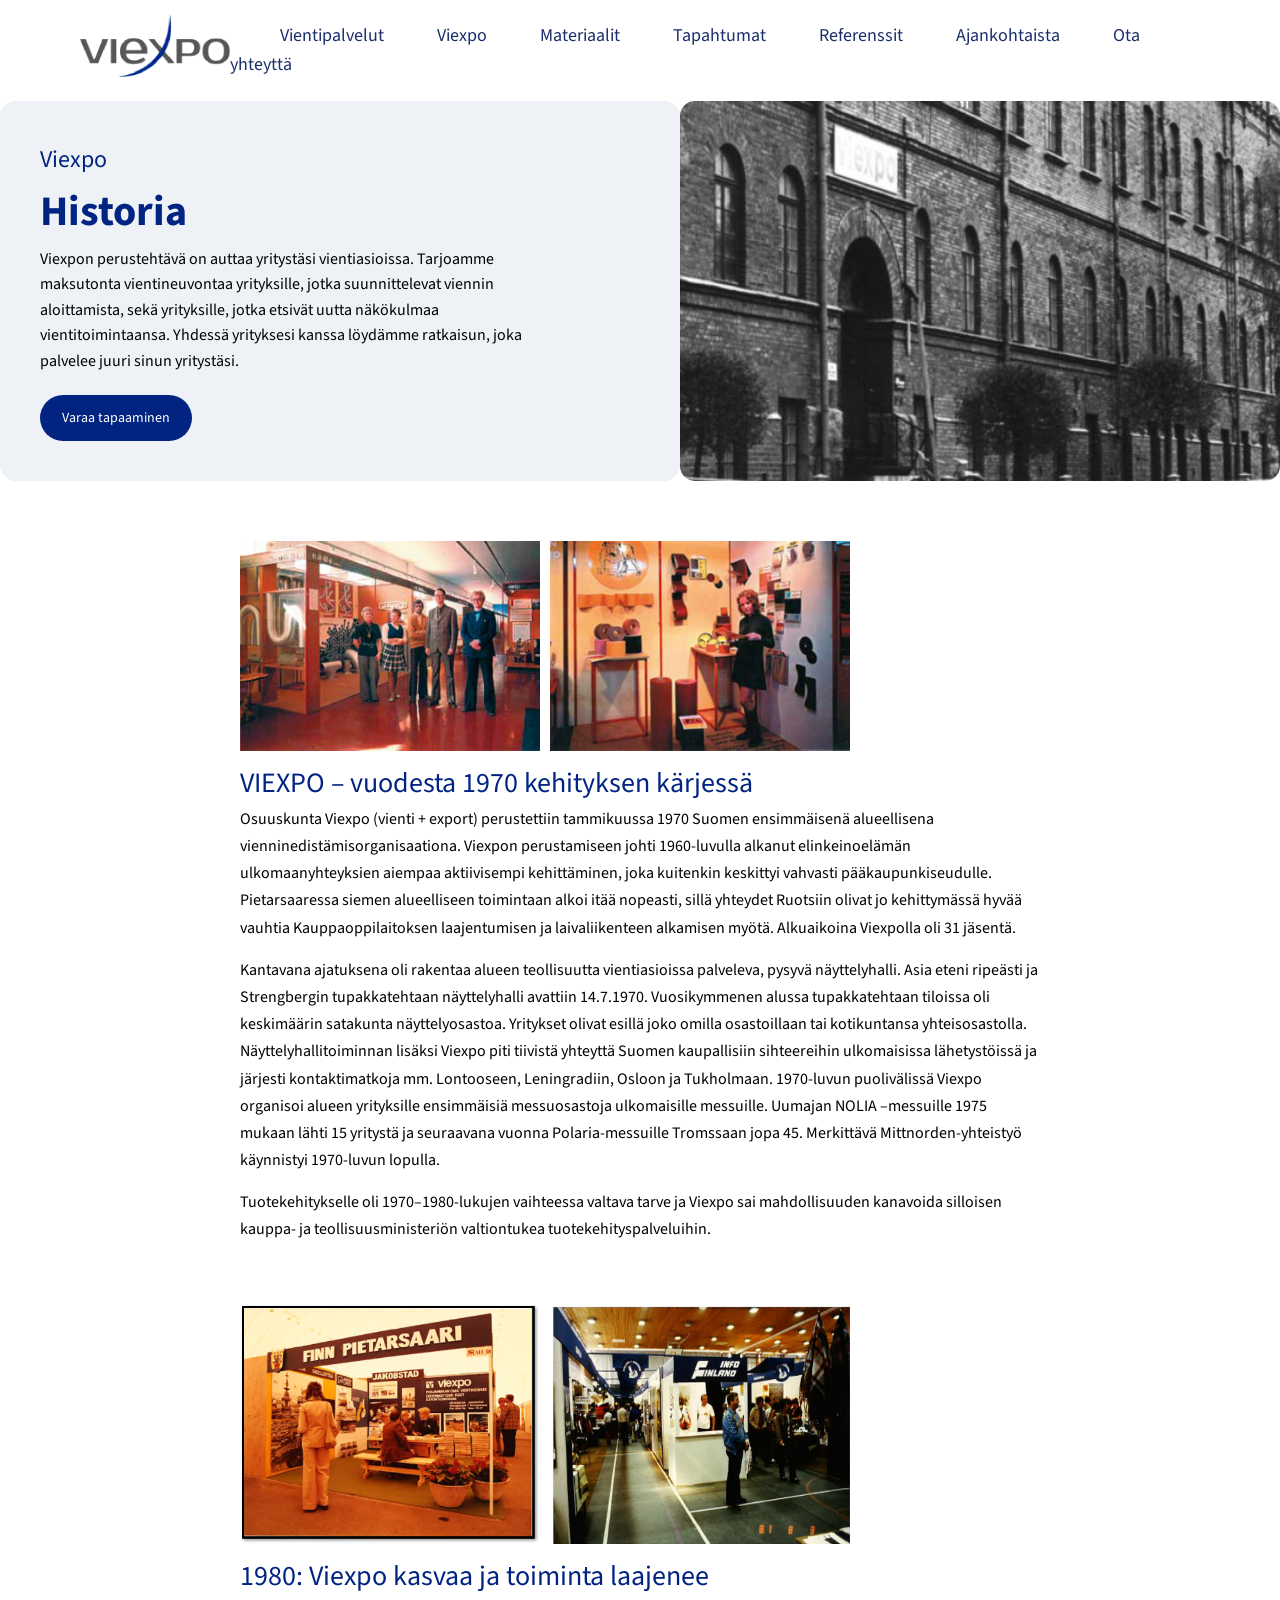
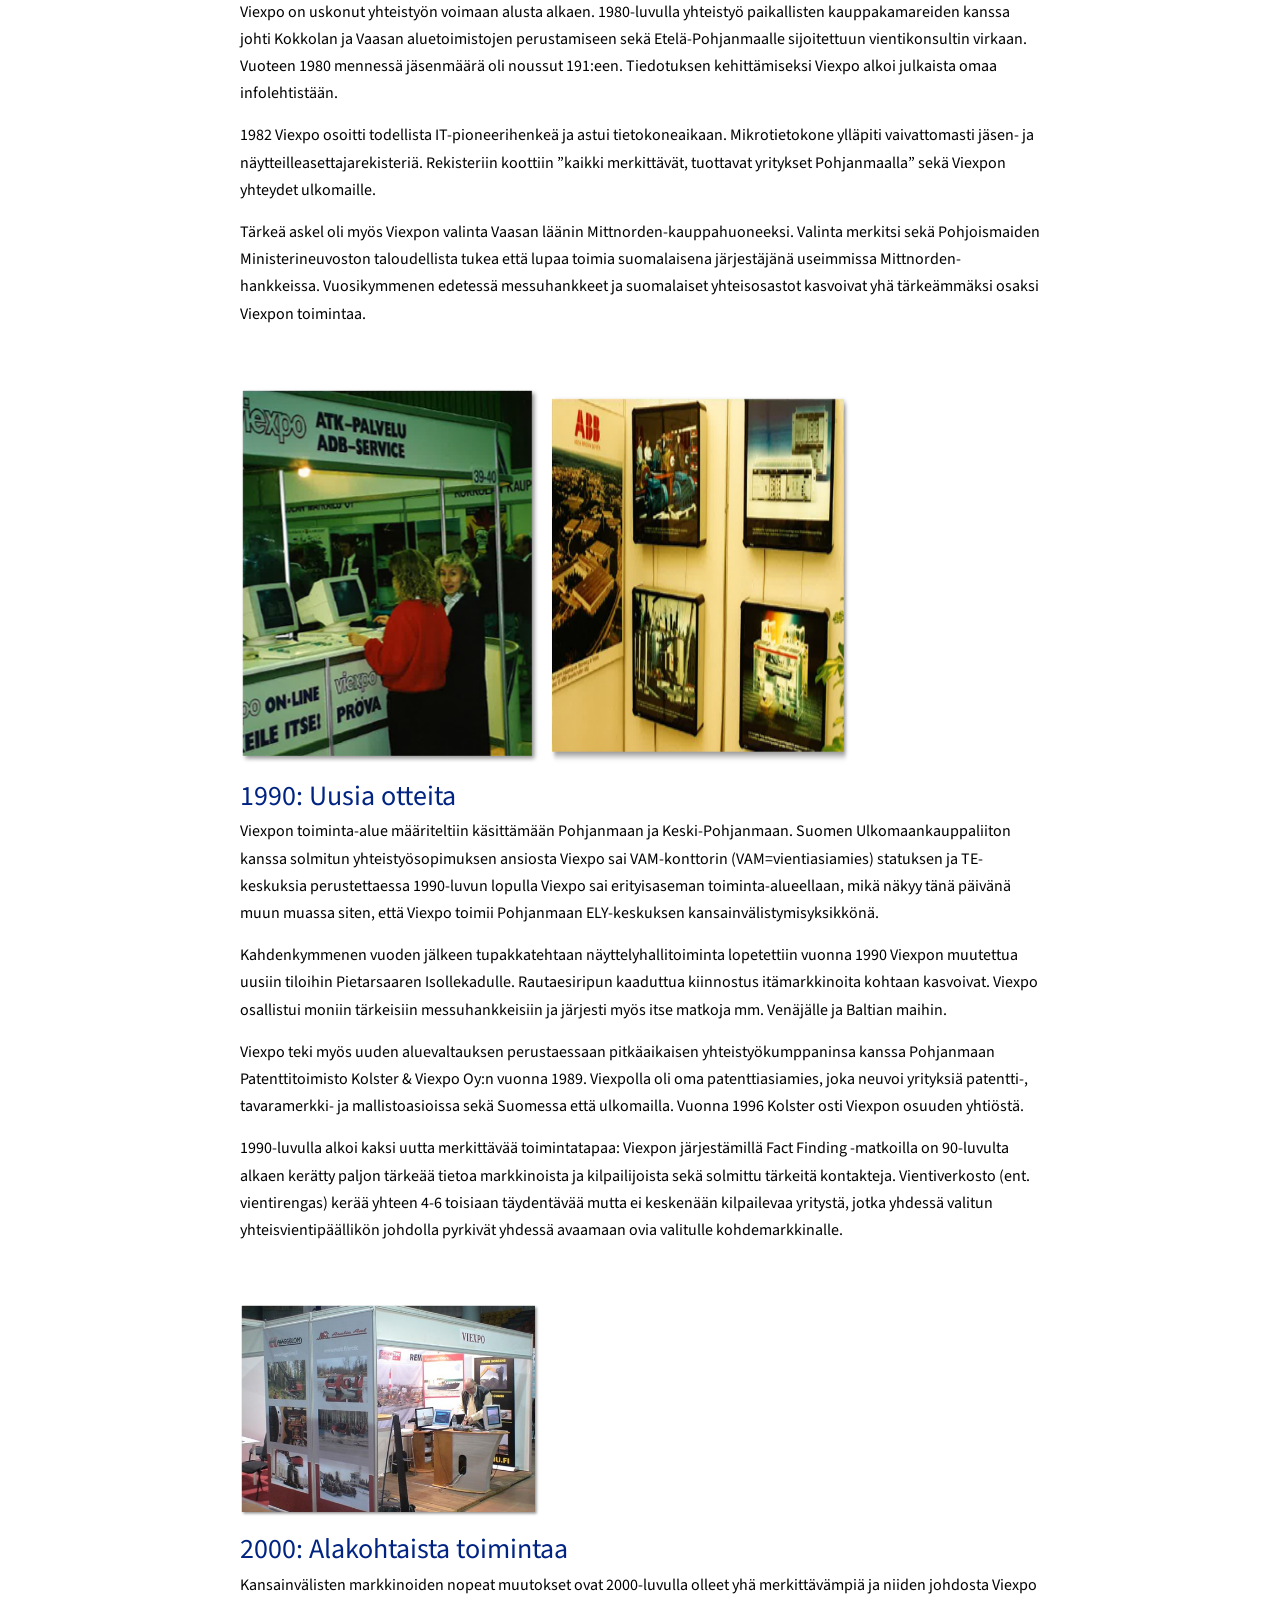
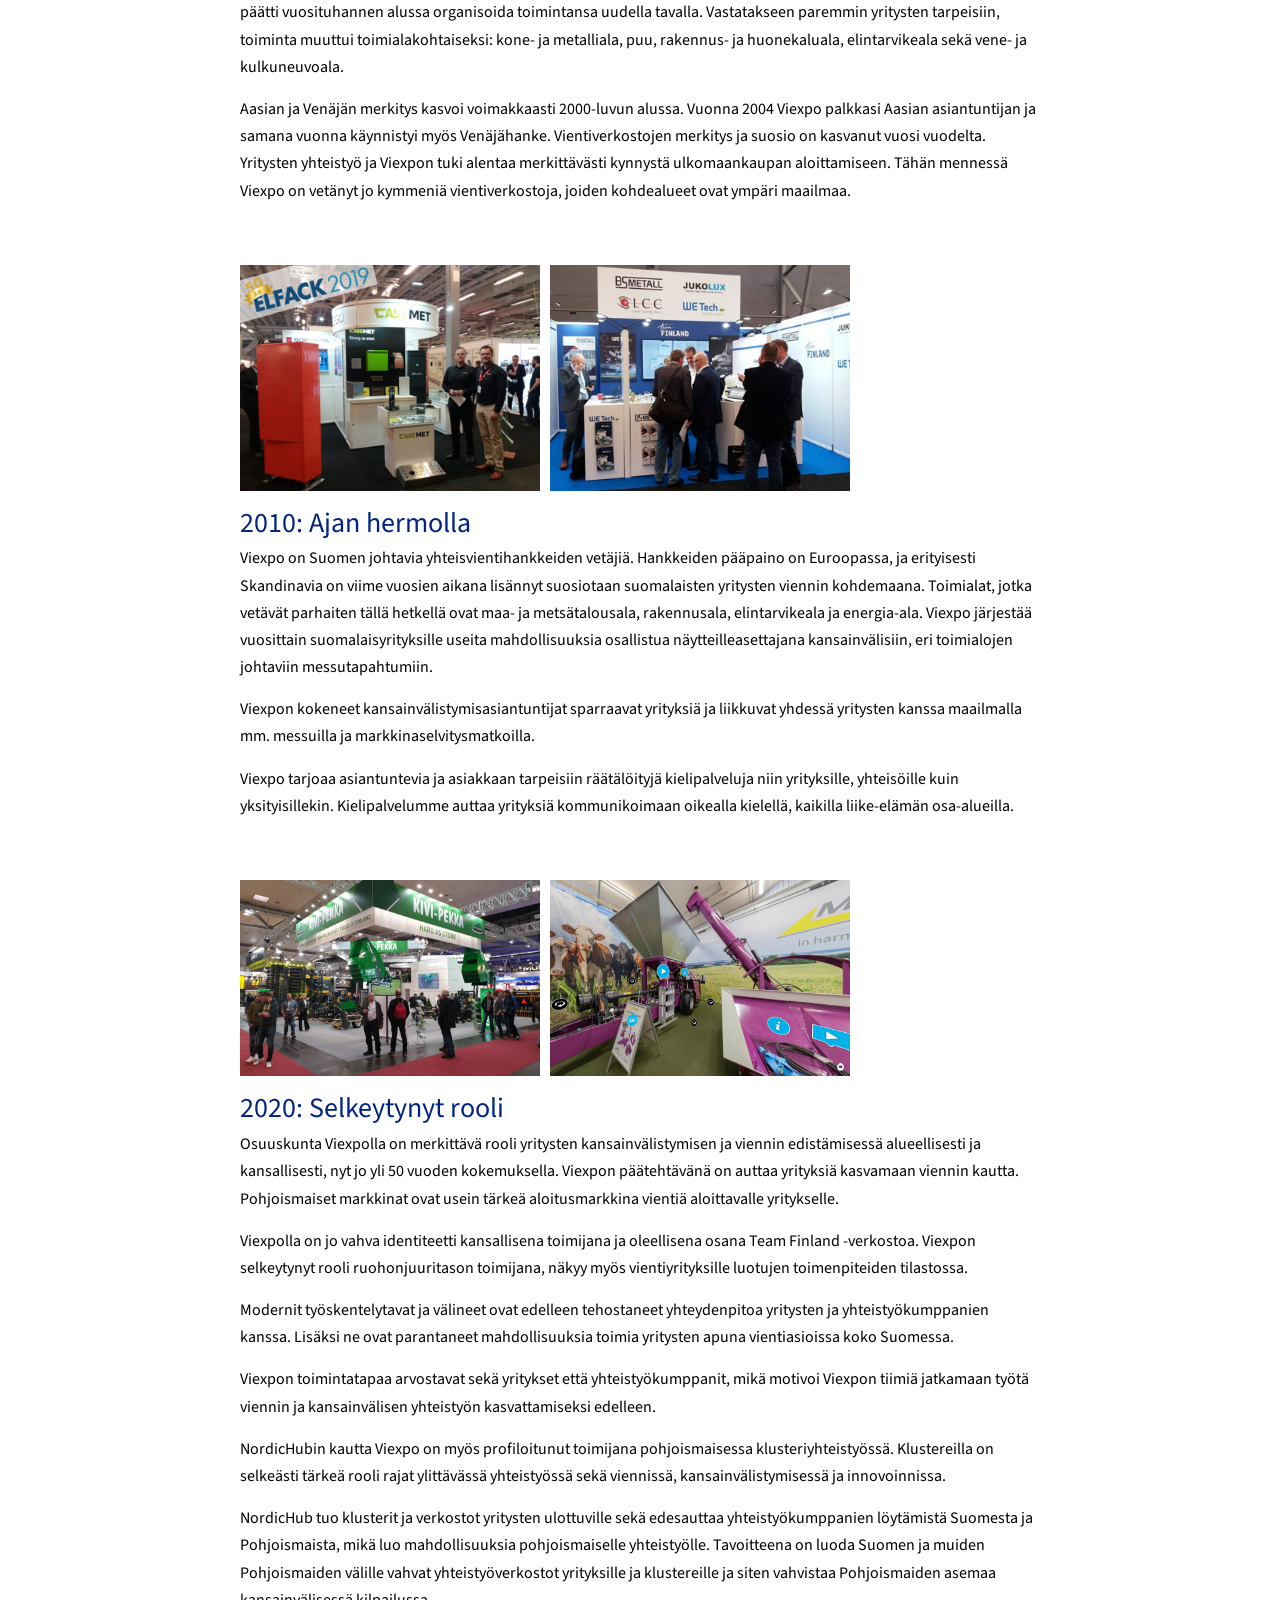
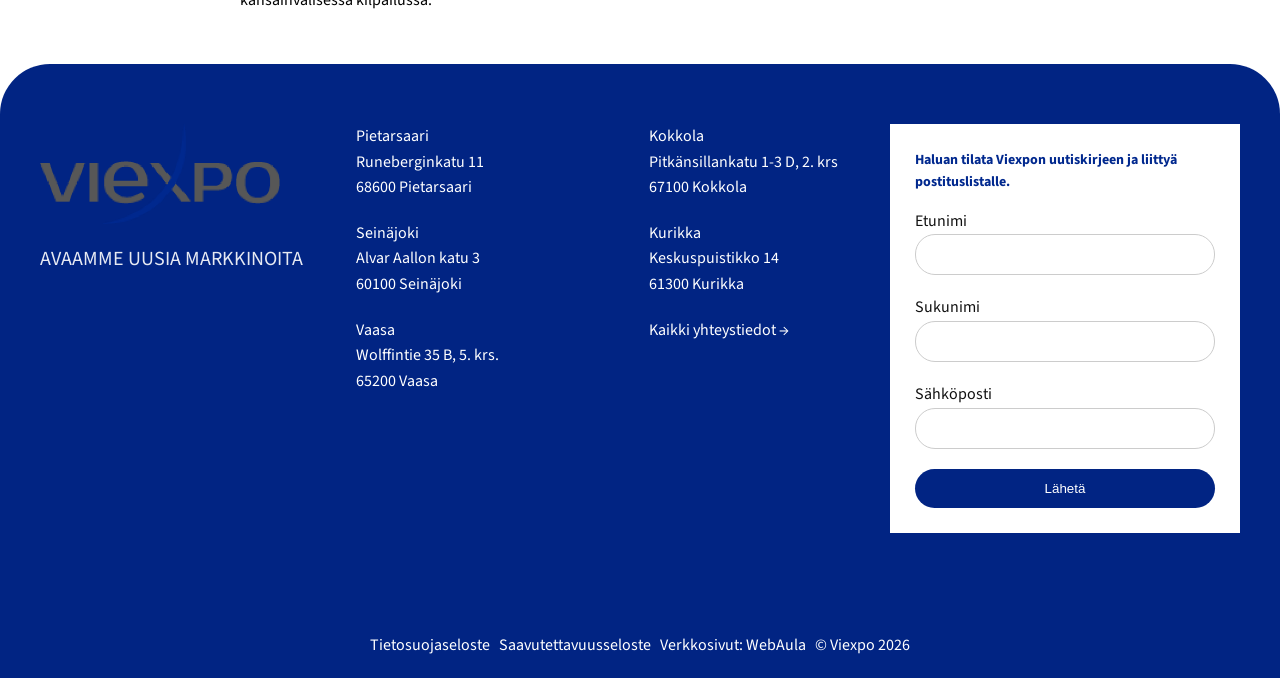
<file: index.html>
<!DOCTYPE html>
<html lang="en">
<head>
  <meta charset="UTF-8">
  <meta name="viewport" content="width=device-width, initial-scale=1.0">
  <title>Viexpo rebuild</title>
  <link href='https://fonts.googleapis.com/css?family=Source Sans 3' rel='stylesheet'>
  <link rel="stylesheet" href="styles.css">
</head>
<body>

<header class="header">
  <div class="container header-inner">
    <div class="logo">
      <img src="images/logo.jpg">
    </div>

    <input type="checkbox" id="menu-toggle">
    <label for="menu-toggle" class="menu-icon">
      <span></span>
      <span></span>
      <span></span>
    </label>
    
    <nav class="nav">
      <a href="#">Vientipalvelut</a>
      <a href="#">Viexpo</a>
      <a href="#">Materiaalit</a>
      <a href="#">Tapahtumat</a>
      <a href="#">Referenssit</a>
      <a href="#">Ajankohtaista</a>
      <a href="#">Ota yhteyttä</a>
    </nav>
  </div>
</header>

<main>

<section class="hero">
  <div class="container hero-card">

    <div class="hero-text">
      <p class="breadcrumb">Viexpo</p>
      <h1>Historia</h1>
      <p>
        Viexpon perustehtävä on auttaa yritystäsi vientiasioissa.
         Tarjoamme maksutonta vientineuvontaa yrityksille, jotka
          suunnittelevat viennin aloittamista, sekä yrityksille,
           jotka etsivät uutta näkökulmaa vientitoimintaansa. Yhdessä yrityksesi kanssa löydämme ratkaisun, joka palvelee juuri sinun yritystäsi.
      </p>
      <a href="#" class="button">Varaa tapaaminen</a>
    </div>

    <div class="hero-image">
      <img src="images/historia.jpg">
    </div>

  </div>
</section>

<section class="container content">

  <div class="content-inner">

    <div class="image-row">
      <img src="images/kuva1.jpg">
      <img src="images/kuva2.jpg">
    </div>

    <h3>VIEXPO – vuodesta 1970 kehityksen kärjessä</h3>

    <div class="text-block">
      <p>Osuuskunta Viexpo (vienti + export) perustettiin tammikuussa 1970 Suomen ensimmäisenä alueellisena vienninedistämisorganisaationa. Viexpon perustamiseen johti 1960-luvulla alkanut elinkeinoelämän ulkomaanyhteyksien aiempaa aktiivisempi kehittäminen, joka kuitenkin keskittyi vahvasti pääkaupunkiseudulle. Pietarsaaressa siemen alueelliseen toimintaan alkoi itää nopeasti, sillä yhteydet Ruotsiin olivat jo kehittymässä hyvää vauhtia Kauppaoppilaitoksen laajentumisen ja laivaliikenteen alkamisen myötä. Alkuaikoina Viexpolla oli 31 jäsentä.</p>
      <p>Kantavana ajatuksena oli rakentaa alueen teollisuutta vientiasioissa palveleva, pysyvä näyttelyhalli. Asia eteni ripeästi ja Strengbergin tupakkatehtaan näyttelyhalli avattiin 14.7.1970. Vuosikymmenen alussa tupakkatehtaan tiloissa oli keskimäärin satakunta näyttelyosastoa. Yritykset olivat esillä joko omilla osastoillaan tai kotikuntansa yhteisosastolla. Näyttelyhallitoiminnan lisäksi Viexpo piti tiivistä yhteyttä Suomen kaupallisiin sihteereihin ulkomaisissa lähetystöissä ja järjesti kontaktimatkoja mm. Lontooseen, Leningradiin, Osloon ja Tukholmaan. 1970-luvun puolivälissä Viexpo organisoi alueen yrityksille ensimmäisiä messuosastoja ulkomaisille messuille. Uumajan NOLIA –messuille 1975 mukaan lähti 15 yritystä ja seuraavana vuonna Polaria-messuille Tromssaan jopa 45. Merkittävä Mittnorden-yhteistyö käynnistyi 1970-luvun lopulla.</p>
      <p>Tuotekehitykselle oli 1970–1980-lukujen vaihteessa valtava tarve ja Viexpo sai mahdollisuuden kanavoida silloisen kauppa- ja teollisuusministeriön valtiontukea tuotekehityspalveluihin.</p>
    </div>

  </div>

</section>

<section class="container content">

  <div class="content-inner">

    <div class="image-row">
      <img src="images/kuva3.jpg">
      <img src="images/kuva4.jpg">
    </div>

    <h3>1980: Viexpo kasvaa ja toiminta laajenee</h3>

    <div class="text-block">
      <p>Viexpo on uskonut yhteistyön voimaan alusta alkaen. 1980-luvulla yhteistyö paikallisten kauppakamareiden kanssa johti Kokkolan ja Vaasan aluetoimistojen perustamiseen sekä Etelä-Pohjanmaalle sijoitettuun vientikonsultin virkaan. Vuoteen 1980 mennessä jäsenmäärä oli noussut 191:een. Tiedotuksen kehittämiseksi Viexpo alkoi julkaista omaa infolehtistään.</p>
      <p>1982 Viexpo osoitti todellista IT-pioneerihenkeä ja astui tietokoneaikaan. Mikrotietokone ylläpiti vaivattomasti jäsen- ja näytteilleasettajarekisteriä. Rekisteriin koottiin ”kaikki merkittävät, tuottavat yritykset Pohjanmaalla” sekä Viexpon yhteydet ulkomaille.</p>
      <p>Tärkeä askel oli myös Viexpon valinta Vaasan läänin Mittnorden-kauppahuoneeksi. Valinta merkitsi sekä Pohjoismaiden Ministerineuvoston taloudellista tukea että lupaa toimia suomalaisena järjestäjänä useimmissa Mittnorden-hankkeissa. Vuosikymmenen edetessä messuhankkeet ja suomalaiset yhteisosastot kasvoivat yhä tärkeämmäksi osaksi Viexpon toimintaa.</p>
    </div>

  </div>

</section>

<section class="container content">

  <div class="content-inner">

    <div class="image-row">
      <img src="images/kuva5.jpg">
      <img src="images/kuva6.jpg">
    </div>

    <h3>1990: Uusia otteita</h3>

    <div class="text-block">
      <p> Viexpon toiminta-alue määriteltiin käsittämään Pohjanmaan ja Keski-Pohjanmaan. Suomen Ulkomaankauppaliiton kanssa solmitun yhteistyösopimuksen ansiosta Viexpo sai VAM-konttorin (VAM=vientiasiamies) statuksen ja TE-keskuksia perustettaessa 1990-luvun lopulla Viexpo sai erityisaseman toiminta-alueellaan, mikä näkyy tänä päivänä muun muassa siten, että Viexpo toimii Pohjanmaan ELY-keskuksen kansainvälistymisyksikkönä.</p>
      <p>Kahdenkymmenen vuoden jälkeen tupakkatehtaan näyttelyhallitoiminta lopetettiin vuonna 1990 Viexpon muutettua uusiin tiloihin Pietarsaaren Isollekadulle. Rautaesiripun kaaduttua kiinnostus itämarkkinoita kohtaan kasvoivat. Viexpo osallistui moniin tärkeisiin messuhankkeisiin ja järjesti myös itse matkoja mm. Venäjälle ja Baltian maihin.</p>
      <p>Viexpo teki myös uuden aluevaltauksen perustaessaan pitkäaikaisen yhteistyökumppaninsa kanssa Pohjanmaan Patenttitoimisto Kolster & Viexpo Oy:n vuonna 1989. Viexpolla oli oma patenttiasiamies, joka neuvoi yrityksiä patentti-, tavaramerkki- ja mallistoasioissa sekä Suomessa että ulkomailla. Vuonna 1996 Kolster osti Viexpon osuuden yhtiöstä.</p>
      <p>1990-luvulla alkoi kaksi uutta merkittävää toimintatapaa: Viexpon järjestämillä Fact Finding -matkoilla on 90-luvulta alkaen kerätty paljon tärkeää tietoa markkinoista ja kilpailijoista sekä solmittu tärkeitä kontakteja. Vientiverkosto (ent. vientirengas) kerää yhteen 4-6 toisiaan täydentävää mutta ei keskenään kilpailevaa yritystä, jotka yhdessä valitun yhteisvientipäällikön johdolla pyrkivät yhdessä avaamaan ovia valitulle kohdemarkkinalle.</p>
    </div>

  </div>

</section>

<section class="container content">

  <div class="content-inner">

    <div class="image-row">
      <img src="images/kuva7.jpg">
    </div>

    <h3>2000: Alakohtaista toimintaa</h3>

    <div class="text-block">
      <p>Kansainvälisten markkinoiden nopeat muutokset ovat 2000-luvulla olleet yhä merkittävämpiä ja niiden johdosta Viexpo päätti vuosituhannen alussa organisoida toimintansa uudella tavalla. Vastatakseen paremmin yritysten tarpeisiin, toiminta muuttui toimialakohtaiseksi: kone- ja metalliala, puu, rakennus- ja huonekaluala, elintarvikeala sekä vene- ja kulkuneuvoala.</p>
      <p>Aasian ja Venäjän merkitys kasvoi voimakkaasti 2000-luvun alussa. Vuonna 2004 Viexpo palkkasi Aasian asiantuntijan ja samana vuonna käynnistyi myös Venäjähanke. Vientiverkostojen merkitys ja suosio on kasvanut vuosi vuodelta. Yritysten yhteistyö ja Viexpon tuki alentaa merkittävästi kynnystä ulkomaankaupan aloittamiseen. Tähän mennessä Viexpo on vetänyt jo kymmeniä vientiverkostoja, joiden kohdealueet ovat ympäri maailmaa.</p>
    </div>

  </div>

</section>

<section class="container content">

  <div class="content-inner">

    <div class="image-row">
      <img src="images/kuva8.jpg">
      <img src="images/kuva9.jpg">
    </div>

    <h3>2010: Ajan hermolla</h3>

    <div class="text-block">
      <p>Viexpo on Suomen johtavia yhteisvientihankkeiden vetäjiä.  Hankkeiden pääpaino on Euroopassa, ja erityisesti Skandinavia on viime vuosien aikana lisännyt suosiotaan suomalaisten yritysten viennin kohdemaana.  Toimialat, jotka vetävät parhaiten tällä hetkellä ovat maa- ja metsätalousala, rakennusala, elintarvikeala ja energia-ala. Viexpo järjestää vuosittain suomalaisyrityksille useita mahdollisuuksia osallistua näytteilleasettajana kansainvälisiin, eri toimialojen johtaviin messutapahtumiin.</p>
      <p>Viexpon kokeneet kansainvälistymisasiantuntijat sparraavat yrityksiä ja liikkuvat yhdessä yritysten kanssa maailmalla mm. messuilla ja markkinaselvitysmatkoilla.</p>
      <p>Viexpo tarjoaa asiantuntevia ja asiakkaan tarpeisiin räätälöityjä kielipalveluja niin yrityksille, yhteisöille kuin yksityisillekin. Kielipalvelumme auttaa yrityksiä kommunikoimaan oikealla kielellä, kaikilla liike-elämän osa-alueilla.</p>
    </div>

  </div>

</section>

<section class="container content">

  <div class="content-inner">

    <div class="image-row">
      <img src="images/kuva10.jpg">
      <img src="images/kuva11.jpg">
    </div>

    <h3>2020: Selkeytynyt rooli</h3>

    <div class="text-block">
      <p>Osuuskunta Viexpolla on merkittävä rooli yritysten kansainvälistymisen ja viennin edistämisessä alueellisesti ja kansallisesti, nyt jo yli 50 vuoden kokemuksella. Viexpon päätehtävänä on auttaa yrityksiä kasvamaan viennin kautta. Pohjoismaiset markkinat ovat usein tärkeä aloitusmarkkina vientiä aloittavalle yritykselle.</p>
      <p>Viexpolla on jo vahva identiteetti kansallisena toimijana ja oleellisena osana Team Finland -verkostoa. Viexpon selkeytynyt rooli ruohonjuuritason toimijana, näkyy myös vientiyrityksille luotujen toimenpiteiden tilastossa. </p>
      <p>Modernit työskentelytavat ja välineet ovat edelleen tehostaneet yhteydenpitoa yritysten ja yhteistyökumppanien kanssa. Lisäksi ne ovat parantaneet mahdollisuuksia toimia yritysten apuna vientiasioissa koko Suomessa.</p>
      <p>Viexpon toimintatapaa arvostavat sekä yritykset että yhteistyökumppanit, mikä motivoi Viexpon tiimiä jatkamaan työtä viennin ja kansainvälisen yhteistyön kasvattamiseksi edelleen.</p>
      <p>NordicHubin kautta Viexpo on myös profiloitunut toimijana pohjoismaisessa klusteriyhteistyössä. Klustereilla on selkeästi tärkeä rooli rajat ylittävässä yhteistyössä sekä viennissä, kansainvälistymisessä ja innovoinnissa.</p>
      <p>NordicHub tuo klusterit ja verkostot yritysten ulottuville sekä edesauttaa yhteistyökumppanien löytämistä Suomesta ja Pohjoismaista, mikä luo mahdollisuuksia pohjoismaiselle yhteistyölle. Tavoitteena on luoda Suomen ja muiden Pohjoismaiden välille vahvat yhteistyöverkostot yrityksille ja klustereille ja siten vahvistaa Pohjoismaiden asemaa kansainvälisessä kilpailussa.</p>
    </div>

  </div>

</section>

</main>

<footer class="footer">

  <div class="footer-container">

    <div class="footer-left">
      <img src="images/logo.jpg">
      <p class="tagline">AVAAMME UUSIA MARKKINOITA</p>

    </div>

    <div class="footer-middle">

      <div class="column">
        <p>Pietarsaari<br>Runeberginkatu 11<br>68600 Pietarsaari</p>
        <p>Seinäjoki<br>Alvar Aallon katu 3<br>60100 Seinäjoki</p>
        <p>Vaasa<br>Wolffintie 35 B, 5. krs.<br>65200 Vaasa</p>
      </div>

      <div class="column">
        <p>Kokkola<br>Pitkänsillankatu 1-3 D, 2. krs<br>67100 Kokkola</p>
        <p>Kurikka<br>Keskuspuistikko 14<br>61300 Kurikka</p>
        <p class="link">Kaikki yhteystiedot →</p>
      </div>

    </div>

    <div class="footer-form">
      <h3>Haluan tilata Viexpon uutiskirjeen ja liittyä postituslistalle.</h3>

      <label for="fname">Etunimi</label>
      <input type="text">
      <label for="lname">Sukunimi</label>
      <input type="text">
      <label for="email">Sähköposti</label>
      <input type="email">

      <button>Lähetä</button>
    </div>

  </div>

  <div class="footer-bottom">
    <p>Tietosuojaseloste &nbsp; Saavutettavuusseloste &nbsp; Verkkosivut: WebAula &nbsp; © Viexpo 2026</p>
  </div>

</footer>

</body>
</html>
</file>
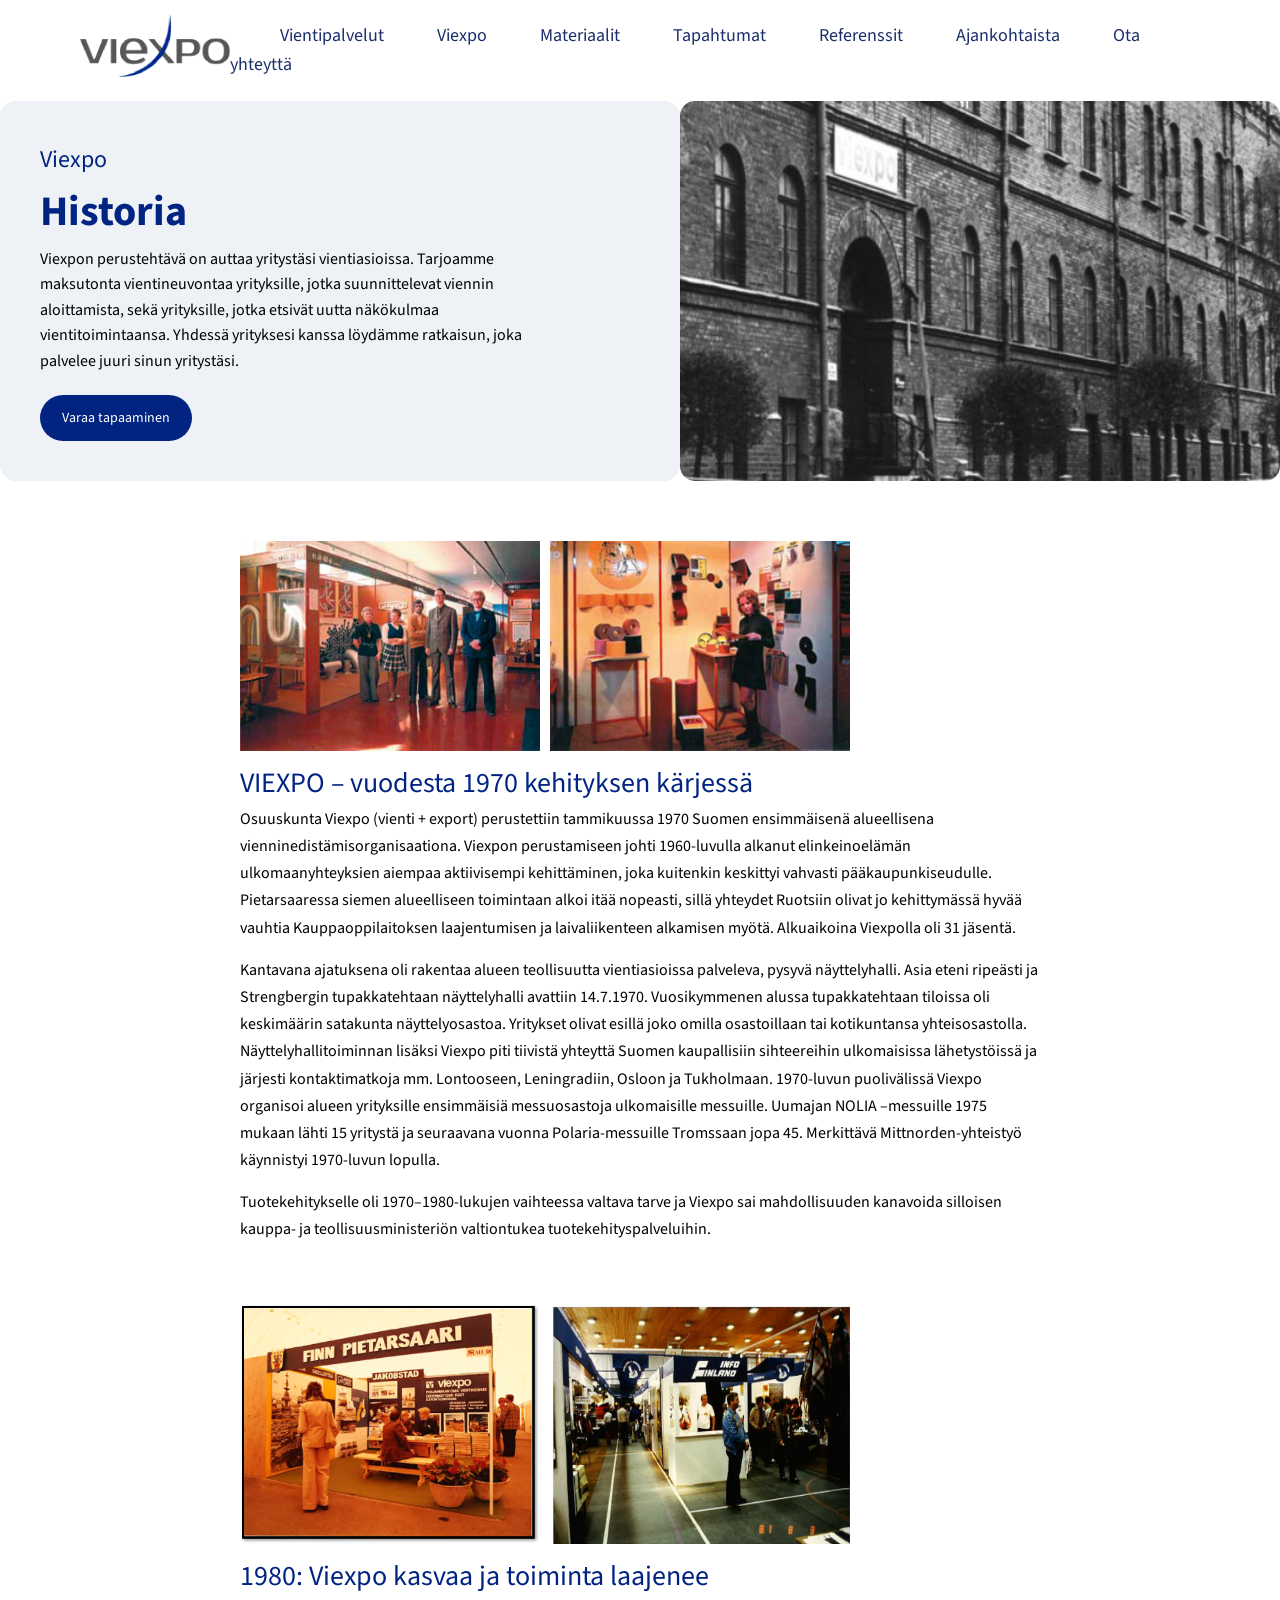
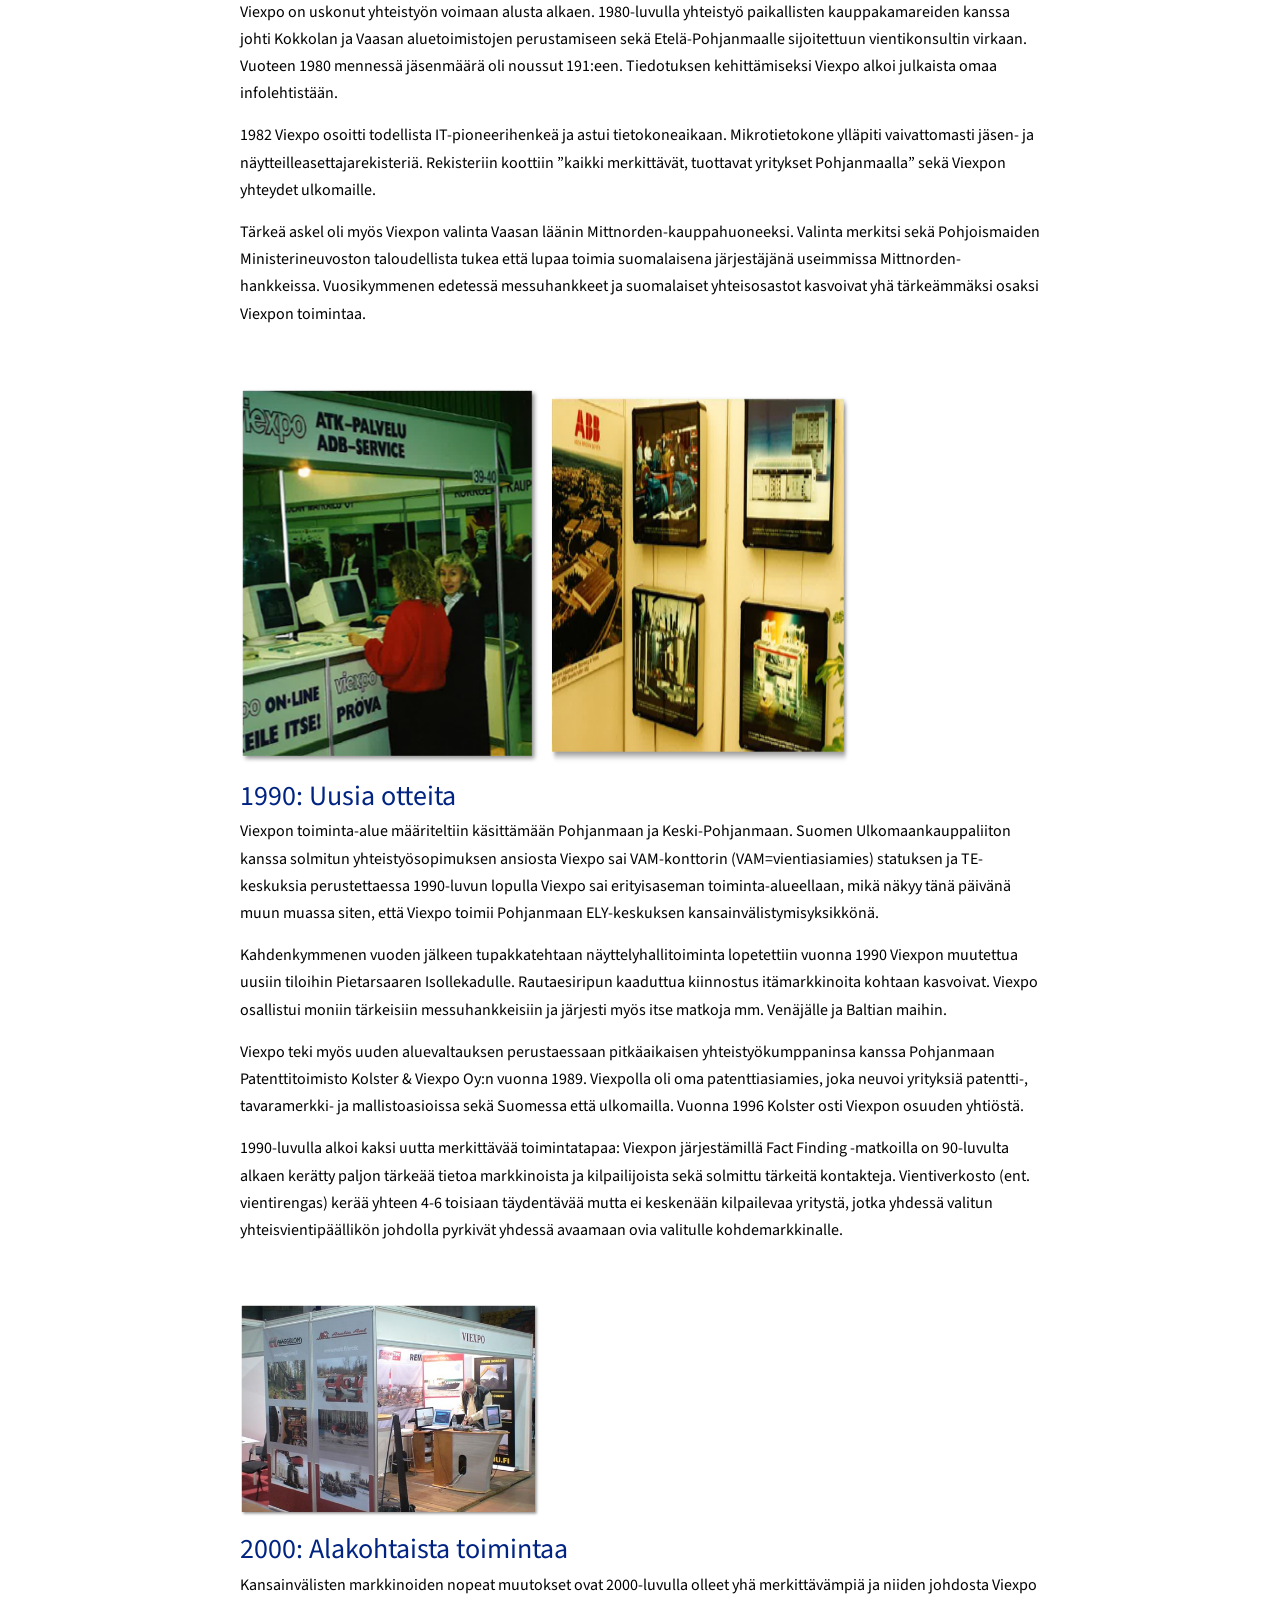
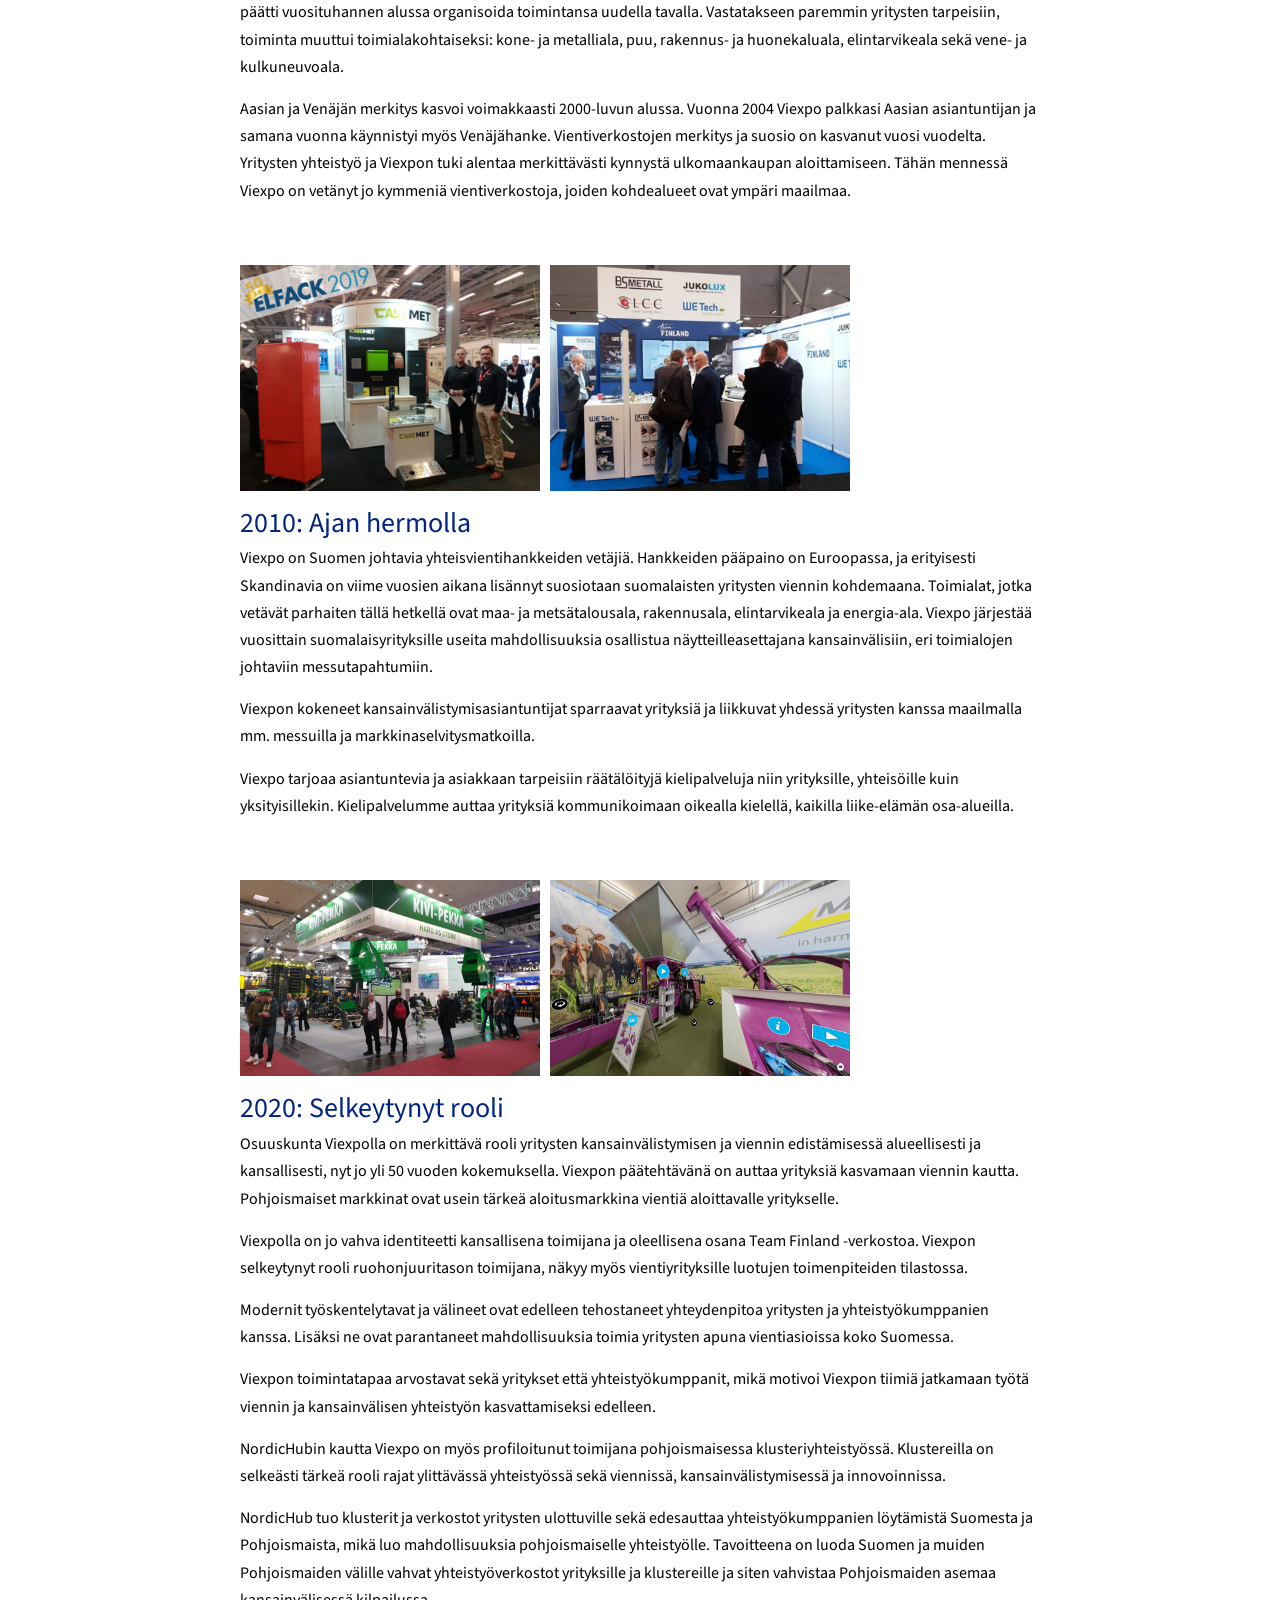
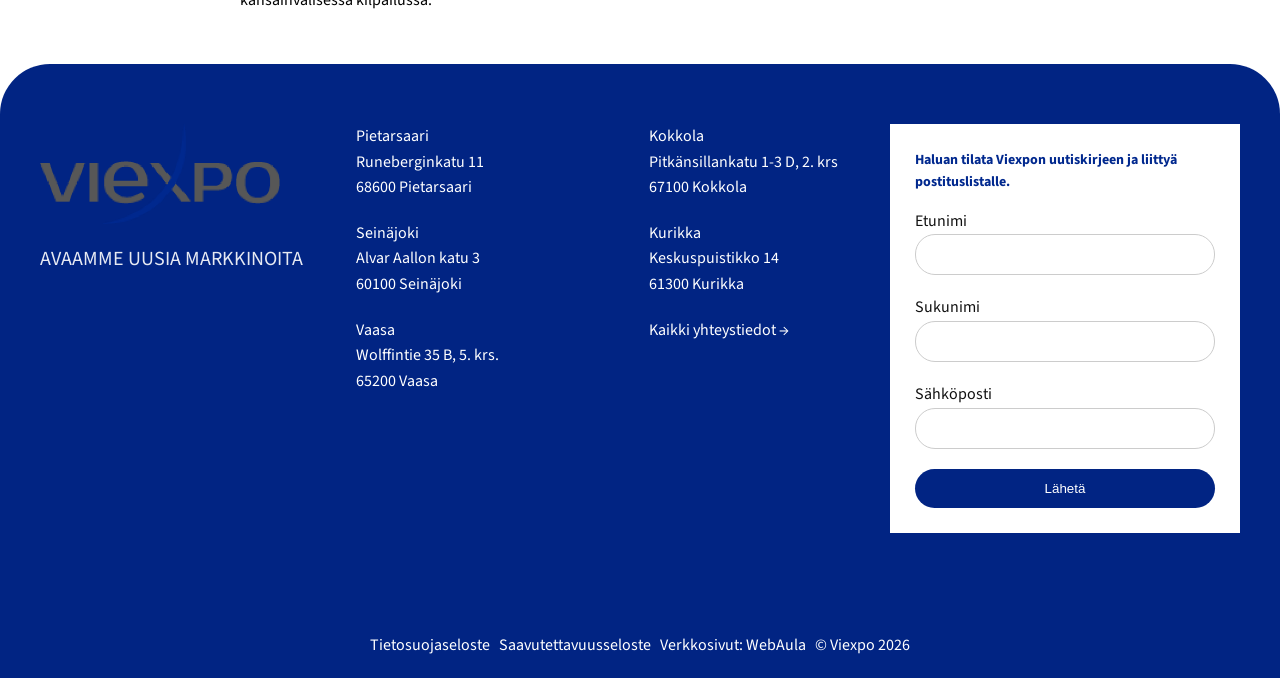
<file: history.html>
<!DOCTYPE html>
<html lang="en">
<head>
  <meta charset="UTF-8">
  <meta name="viewport" content="width=device-width, initial-scale=1.0">
  <title>History</title>
  <link href='https://fonts.googleapis.com/css?family=Source Sans 3' rel='stylesheet'>
  <link rel="stylesheet" href="styles.css">
</head>
<body>

<header class="header">
  <div class="container header-inner">
    <div class="logo">
      <img src="images/logo.jpg">
    </div>

    <input type="checkbox" id="menu-toggle">
    <label for="menu-toggle" class="menu-icon">
      <span></span>
      <span></span>
      <span></span>
    </label>
    
    <nav class="nav">
      <a href="#">Vientipalvelut</a>
      <a href="#">Viexpo</a>
      <a href="#">Materiaalit</a>
      <a href="#">Tapahtumat</a>
      <a href="#">Referenssit</a>
      <a href="#">Ajankohtaista</a>
      <a href="#">Ota yhteyttä</a>
    </nav>
  </div>
</header>

<main>

<section class="hero">
  <div class="container hero-card">

    <div class="hero-text">
      <p class="breadcrumb">Viexpo</p>
      <h1>Historia</h1>
      <p>
        Viexpon perustehtävä on auttaa yritystäsi vientiasioissa.
         Tarjoamme maksutonta vientineuvontaa yrityksille, jotka
          suunnittelevat viennin aloittamista, sekä yrityksille,
           jotka etsivät uutta näkökulmaa vientitoimintaansa. Yhdessä yrityksesi kanssa löydämme ratkaisun, joka palvelee juuri sinun yritystäsi.
      </p>
      <a href="#" class="button">Varaa tapaaminen</a>
    </div>

    <div class="hero-image">
      <img src="images/historia.jpg">
    </div>

  </div>
</section>

<section class="container content">

  <div class="content-inner">

    <div class="image-row">
      <img src="images/kuva1.jpg">
      <img src="images/kuva2.jpg">
    </div>

    <h3>VIEXPO – vuodesta 1970 kehityksen kärjessä</h3>

    <div class="text-block">
      <p>Osuuskunta Viexpo (vienti + export) perustettiin tammikuussa 1970 Suomen ensimmäisenä alueellisena vienninedistämisorganisaationa. Viexpon perustamiseen johti 1960-luvulla alkanut elinkeinoelämän ulkomaanyhteyksien aiempaa aktiivisempi kehittäminen, joka kuitenkin keskittyi vahvasti pääkaupunkiseudulle. Pietarsaaressa siemen alueelliseen toimintaan alkoi itää nopeasti, sillä yhteydet Ruotsiin olivat jo kehittymässä hyvää vauhtia Kauppaoppilaitoksen laajentumisen ja laivaliikenteen alkamisen myötä. Alkuaikoina Viexpolla oli 31 jäsentä.</p>
      <p>Kantavana ajatuksena oli rakentaa alueen teollisuutta vientiasioissa palveleva, pysyvä näyttelyhalli. Asia eteni ripeästi ja Strengbergin tupakkatehtaan näyttelyhalli avattiin 14.7.1970. Vuosikymmenen alussa tupakkatehtaan tiloissa oli keskimäärin satakunta näyttelyosastoa. Yritykset olivat esillä joko omilla osastoillaan tai kotikuntansa yhteisosastolla. Näyttelyhallitoiminnan lisäksi Viexpo piti tiivistä yhteyttä Suomen kaupallisiin sihteereihin ulkomaisissa lähetystöissä ja järjesti kontaktimatkoja mm. Lontooseen, Leningradiin, Osloon ja Tukholmaan. 1970-luvun puolivälissä Viexpo organisoi alueen yrityksille ensimmäisiä messuosastoja ulkomaisille messuille. Uumajan NOLIA –messuille 1975 mukaan lähti 15 yritystä ja seuraavana vuonna Polaria-messuille Tromssaan jopa 45. Merkittävä Mittnorden-yhteistyö käynnistyi 1970-luvun lopulla.</p>
      <p>Tuotekehitykselle oli 1970–1980-lukujen vaihteessa valtava tarve ja Viexpo sai mahdollisuuden kanavoida silloisen kauppa- ja teollisuusministeriön valtiontukea tuotekehityspalveluihin.</p>
    </div>

  </div>

</section>

<section class="container content">

  <div class="content-inner">

    <div class="image-row">
      <img src="images/kuva3.jpg">
      <img src="images/kuva4.jpg">
    </div>

    <h3>1980: Viexpo kasvaa ja toiminta laajenee</h3>

    <div class="text-block">
      <p>Viexpo on uskonut yhteistyön voimaan alusta alkaen. 1980-luvulla yhteistyö paikallisten kauppakamareiden kanssa johti Kokkolan ja Vaasan aluetoimistojen perustamiseen sekä Etelä-Pohjanmaalle sijoitettuun vientikonsultin virkaan. Vuoteen 1980 mennessä jäsenmäärä oli noussut 191:een. Tiedotuksen kehittämiseksi Viexpo alkoi julkaista omaa infolehtistään.</p>
      <p>1982 Viexpo osoitti todellista IT-pioneerihenkeä ja astui tietokoneaikaan. Mikrotietokone ylläpiti vaivattomasti jäsen- ja näytteilleasettajarekisteriä. Rekisteriin koottiin ”kaikki merkittävät, tuottavat yritykset Pohjanmaalla” sekä Viexpon yhteydet ulkomaille.</p>
      <p>Tärkeä askel oli myös Viexpon valinta Vaasan läänin Mittnorden-kauppahuoneeksi. Valinta merkitsi sekä Pohjoismaiden Ministerineuvoston taloudellista tukea että lupaa toimia suomalaisena järjestäjänä useimmissa Mittnorden-hankkeissa. Vuosikymmenen edetessä messuhankkeet ja suomalaiset yhteisosastot kasvoivat yhä tärkeämmäksi osaksi Viexpon toimintaa.</p>
    </div>

  </div>

</section>

<section class="container content">

  <div class="content-inner">

    <div class="image-row">
      <img src="images/kuva5.jpg">
      <img src="images/kuva6.jpg">
    </div>

    <h3>1990: Uusia otteita</h3>

    <div class="text-block">
      <p> Viexpon toiminta-alue määriteltiin käsittämään Pohjanmaan ja Keski-Pohjanmaan. Suomen Ulkomaankauppaliiton kanssa solmitun yhteistyösopimuksen ansiosta Viexpo sai VAM-konttorin (VAM=vientiasiamies) statuksen ja TE-keskuksia perustettaessa 1990-luvun lopulla Viexpo sai erityisaseman toiminta-alueellaan, mikä näkyy tänä päivänä muun muassa siten, että Viexpo toimii Pohjanmaan ELY-keskuksen kansainvälistymisyksikkönä.</p>
      <p>Kahdenkymmenen vuoden jälkeen tupakkatehtaan näyttelyhallitoiminta lopetettiin vuonna 1990 Viexpon muutettua uusiin tiloihin Pietarsaaren Isollekadulle. Rautaesiripun kaaduttua kiinnostus itämarkkinoita kohtaan kasvoivat. Viexpo osallistui moniin tärkeisiin messuhankkeisiin ja järjesti myös itse matkoja mm. Venäjälle ja Baltian maihin.</p>
      <p>Viexpo teki myös uuden aluevaltauksen perustaessaan pitkäaikaisen yhteistyökumppaninsa kanssa Pohjanmaan Patenttitoimisto Kolster & Viexpo Oy:n vuonna 1989. Viexpolla oli oma patenttiasiamies, joka neuvoi yrityksiä patentti-, tavaramerkki- ja mallistoasioissa sekä Suomessa että ulkomailla. Vuonna 1996 Kolster osti Viexpon osuuden yhtiöstä.</p>
      <p>1990-luvulla alkoi kaksi uutta merkittävää toimintatapaa: Viexpon järjestämillä Fact Finding -matkoilla on 90-luvulta alkaen kerätty paljon tärkeää tietoa markkinoista ja kilpailijoista sekä solmittu tärkeitä kontakteja. Vientiverkosto (ent. vientirengas) kerää yhteen 4-6 toisiaan täydentävää mutta ei keskenään kilpailevaa yritystä, jotka yhdessä valitun yhteisvientipäällikön johdolla pyrkivät yhdessä avaamaan ovia valitulle kohdemarkkinalle.</p>
    </div>

  </div>

</section>

<section class="container content">

  <div class="content-inner">

    <div class="image-row">
      <img src="images/kuva7.jpg">
    </div>

    <h3>2000: Alakohtaista toimintaa</h3>

    <div class="text-block">
      <p>Kansainvälisten markkinoiden nopeat muutokset ovat 2000-luvulla olleet yhä merkittävämpiä ja niiden johdosta Viexpo päätti vuosituhannen alussa organisoida toimintansa uudella tavalla. Vastatakseen paremmin yritysten tarpeisiin, toiminta muuttui toimialakohtaiseksi: kone- ja metalliala, puu, rakennus- ja huonekaluala, elintarvikeala sekä vene- ja kulkuneuvoala.</p>
      <p>Aasian ja Venäjän merkitys kasvoi voimakkaasti 2000-luvun alussa. Vuonna 2004 Viexpo palkkasi Aasian asiantuntijan ja samana vuonna käynnistyi myös Venäjähanke. Vientiverkostojen merkitys ja suosio on kasvanut vuosi vuodelta. Yritysten yhteistyö ja Viexpon tuki alentaa merkittävästi kynnystä ulkomaankaupan aloittamiseen. Tähän mennessä Viexpo on vetänyt jo kymmeniä vientiverkostoja, joiden kohdealueet ovat ympäri maailmaa.</p>
    </div>

  </div>

</section>

<section class="container content">

  <div class="content-inner">

    <div class="image-row">
      <img src="images/kuva8.jpg">
      <img src="images/kuva9.jpg">
    </div>

    <h3>2010: Ajan hermolla</h3>

    <div class="text-block">
      <p>Viexpo on Suomen johtavia yhteisvientihankkeiden vetäjiä.  Hankkeiden pääpaino on Euroopassa, ja erityisesti Skandinavia on viime vuosien aikana lisännyt suosiotaan suomalaisten yritysten viennin kohdemaana.  Toimialat, jotka vetävät parhaiten tällä hetkellä ovat maa- ja metsätalousala, rakennusala, elintarvikeala ja energia-ala. Viexpo järjestää vuosittain suomalaisyrityksille useita mahdollisuuksia osallistua näytteilleasettajana kansainvälisiin, eri toimialojen johtaviin messutapahtumiin.</p>
      <p>Viexpon kokeneet kansainvälistymisasiantuntijat sparraavat yrityksiä ja liikkuvat yhdessä yritysten kanssa maailmalla mm. messuilla ja markkinaselvitysmatkoilla.</p>
      <p>Viexpo tarjoaa asiantuntevia ja asiakkaan tarpeisiin räätälöityjä kielipalveluja niin yrityksille, yhteisöille kuin yksityisillekin. Kielipalvelumme auttaa yrityksiä kommunikoimaan oikealla kielellä, kaikilla liike-elämän osa-alueilla.</p>
    </div>

  </div>

</section>

<section class="container content">

  <div class="content-inner">

    <div class="image-row">
      <img src="images/kuva10.jpg">
      <img src="images/kuva11.jpg">
    </div>

    <h3>2020: Selkeytynyt rooli</h3>

    <div class="text-block">
      <p>Osuuskunta Viexpolla on merkittävä rooli yritysten kansainvälistymisen ja viennin edistämisessä alueellisesti ja kansallisesti, nyt jo yli 50 vuoden kokemuksella. Viexpon päätehtävänä on auttaa yrityksiä kasvamaan viennin kautta. Pohjoismaiset markkinat ovat usein tärkeä aloitusmarkkina vientiä aloittavalle yritykselle.</p>
      <p>Viexpolla on jo vahva identiteetti kansallisena toimijana ja oleellisena osana Team Finland -verkostoa. Viexpon selkeytynyt rooli ruohonjuuritason toimijana, näkyy myös vientiyrityksille luotujen toimenpiteiden tilastossa. </p>
      <p>Modernit työskentelytavat ja välineet ovat edelleen tehostaneet yhteydenpitoa yritysten ja yhteistyökumppanien kanssa. Lisäksi ne ovat parantaneet mahdollisuuksia toimia yritysten apuna vientiasioissa koko Suomessa.</p>
      <p>Viexpon toimintatapaa arvostavat sekä yritykset että yhteistyökumppanit, mikä motivoi Viexpon tiimiä jatkamaan työtä viennin ja kansainvälisen yhteistyön kasvattamiseksi edelleen.</p>
      <p>NordicHubin kautta Viexpo on myös profiloitunut toimijana pohjoismaisessa klusteriyhteistyössä. Klustereilla on selkeästi tärkeä rooli rajat ylittävässä yhteistyössä sekä viennissä, kansainvälistymisessä ja innovoinnissa.</p>
      <p>NordicHub tuo klusterit ja verkostot yritysten ulottuville sekä edesauttaa yhteistyökumppanien löytämistä Suomesta ja Pohjoismaista, mikä luo mahdollisuuksia pohjoismaiselle yhteistyölle. Tavoitteena on luoda Suomen ja muiden Pohjoismaiden välille vahvat yhteistyöverkostot yrityksille ja klustereille ja siten vahvistaa Pohjoismaiden asemaa kansainvälisessä kilpailussa.</p>
    </div>

  </div>

</section>

</main>

<footer class="footer">

  <div class="footer-container">

    <div class="footer-left">
      <img src="images/logo.jpg">
      <p class="tagline">AVAAMME UUSIA MARKKINOITA</p>

    </div>

    <div class="footer-middle">

      <div class="column">
        <p>Pietarsaari<br>Runeberginkatu 11<br>68600 Pietarsaari</p>
        <p>Seinäjoki<br>Alvar Aallon katu 3<br>60100 Seinäjoki</p>
        <p>Vaasa<br>Wolffintie 35 B, 5. krs.<br>65200 Vaasa</p>
      </div>

      <div class="column">
        <p>Kokkola<br>Pitkänsillankatu 1-3 D, 2. krs<br>67100 Kokkola</p>
        <p>Kurikka<br>Keskuspuistikko 14<br>61300 Kurikka</p>
        <p class="link">Kaikki yhteystiedot →</p>
      </div>

    </div>

    <div class="footer-form">
      <h3>Haluan tilata Viexpon uutiskirjeen ja liittyä postituslistalle.</h3>

      <label for="fname">Etunimi</label>
      <input type="text">
      <label for="lname">Sukunimi</label>
      <input type="text">
      <label for="email">Sähköposti</label>
      <input type="email">

      <button>Lähetä</button>
    </div>

  </div>

  <div class="footer-bottom">
    <p>Tietosuojaseloste &nbsp; Saavutettavuusseloste &nbsp; Verkkosivut: WebAula &nbsp; © Viexpo 2026</p>
  </div>

</footer>

</body>
</html>
</file>
<file: styles.css>
* {
  margin: 0;
  padding: 0;
  box-sizing: border-box;
}

#menu-toggle {
  display: none;
}

.menu-icon {
  display: none;
  flex-direction: column;
  cursor: pointer;
}

.menu-icon span {
  height: 3px;
  width: 25px;
  background: #012483;
  margin: 2px 0;
  display: block;
}

body {
  font-family: 'Source Sans 3', Arial, sans-serif;
  line-height: 1.6;
  background: #fff;
}

.container {
  width: 100%;
  max-width: 1300px;
  margin: auto;
}

.header .container {
  max-width: none; 
  width: 100%;
  padding: 15px 80px;     
}

.header-inner {
  display: flex;
  justify-content: space-between;
  align-items: center;
}

.logo img {
  width: 150px;   
  height: auto;
}

.nav a {
  margin-left: 50px;
  text-decoration: none;
  color: #1A2E6B;
  font-size: 18px;
}

.hero-card {
  display: flex;
}

.hero-text {
  background: #eef1f5;
  padding: 40px;
  border-radius: 16px;
  flex: 1;
}

.hero-text .breadcrumb {
  font-size: 24px;
  color: #012483;
}

.hero-text h1 {
  font-size: 42px;
  color: #012483;
  margin: 0px;
}

.hero-text p {
  font-size: 16px;
  max-width: 500px;
}

.button {
  display: inline-block;
  margin-top: 20px;
  padding: 12px 22px;
  background: #012483;
  color: white;
  text-decoration: none;
  border-radius: 999px;
  font-size: 14px;
}

.hero-image {
  flex: 1;
}

.hero-image img {
  width: 100%;
  height: 100%;
  object-fit: cover;
  border-radius: 15px;
}

.image-row {
  display: flex;
  justify-content: left;
  gap: 10px;
  margin-bottom: 10px;
}

.image-row img {
  width: 100%;
  max-width: 300px; 
}

.content {
  margin: 60px auto;
  font-size: 16px;
  margin-bottom: 50px;
}

.content-inner {
  max-width: 800px;   
  margin: 0 auto;
  text-align: center;
}

.content h3 {
  font-size: 28px;
  color: #012483;
  text-align: left;
  font-weight: normal;
}

.text-block {
  text-align: left;   
}

.text-block p {
  margin-bottom: 15px;
  line-height: 1.7;
}

.footer {
  background: #012483;
  color: white;
  padding: 60px 40px 20px;
  position: relative;
  overflow: hidden;
  border-radius: 50px 50px 0 0;
}

.footer-container {
  display: flex;
  justify-content: space-between;
  gap: 40px;
  max-width: 1300px;
  margin: 0 auto;
}

.footer-left img {
  height: 100px;
  margin-bottom: 10px;
}

.tagline {
  margin-bottom: 20px;
  font-size: 20px;
  opacity: 0.9;
}

.footer-middle {
  display: flex;
  gap: 150px;
}

.column p {
  margin-bottom: 20px;
  font-size: 16px;
  line-height: 1.6;
}

.link {
  margin-top: 10px;
  cursor: pointer;
}

.footer-form {
  background: #fff;
  color: #111;
  padding: 25px;
  width: 350px;
}

.footer-form h3 {
  font-size: 14px;
  margin-bottom: 15px;
  color: #00288e;
}

.footer-form input {
  width: 100%;
  padding: 12px;
  margin-bottom: 20px;
  border-radius: 20px;
  border: 1px solid #ccc;
  outline: none;
}

.footer-form button {
  width: 100%;
  padding: 12px;
  border: none;
  background: #012483;
  color: white;
  border-radius: 25px;
  cursor: pointer;
}

.footer-bottom {
  text-align: center;
  margin-top: 100px;
  font-size: 16px;
}

@media (max-width: 900px) {

  .container {
  width: 100%;
  max-width: 1100px;
  margin: 0 auto;
  padding: 0 15px; 
  }

  .header-inner {
    flex-direction: row;          
    justify-content: space-between;
    align-items: center;
  }

  .hero-card {
    flex-direction: column;
    margin-bottom: 50px;
  }

  .hero-image {
    aspect-ratio: 16 / 9;
    order: -1; 
  }

  .hero-image img {
  width: 100%;
  height: 100%;
  object-fit: cover;
  }

  .hero-text h1 {
    font-size: 28px;
  }

  .image-row {
    display: flex;
    flex-direction: row;
    gap: 12px;
  }

  .image-row img {
    width: 48%;
    max-width: none;
  }

  .content {
    margin-bottom: 50px;
  }

  .footer-container {
    flex-direction: column;
  }

  .footer-middle {
    display: block;
  }

  .footer-form {
    width: 100%;
  }
}

@media (max-width: 1024px) {

  .header .container {
    padding: 15px 20px;
  }

  .header-inner {
    display: flex;
    justify-content: space-between;
    align-items: center;
  }

  .menu-icon {
    display: flex;
    margin-left: auto;
  }

  .nav {
    position: absolute;
    top: 70px;
    left: 0;
    width: 100%;
    background: white;
    flex-direction: column;
    display: none;
    padding: 20px;
  }

  #menu-toggle:checked + .menu-icon + .nav {
    display: flex;
  }

}
</file>
